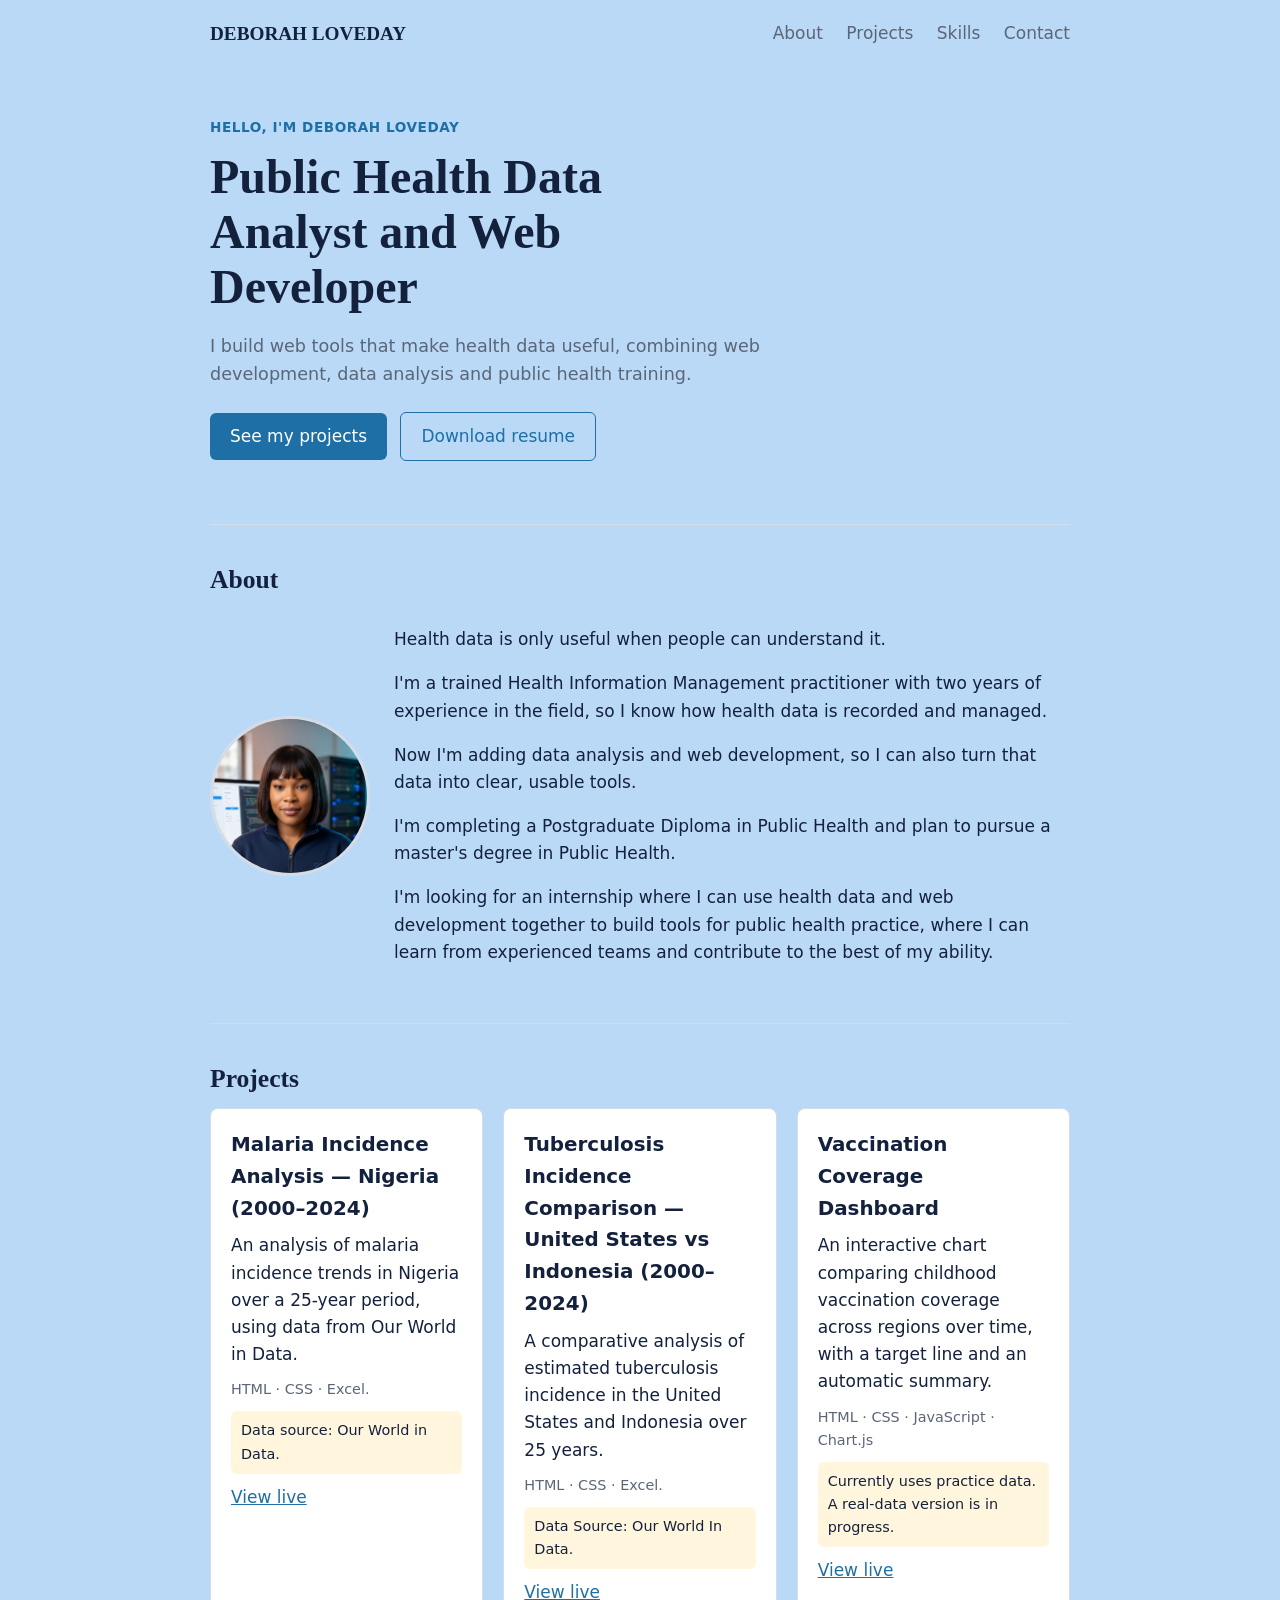
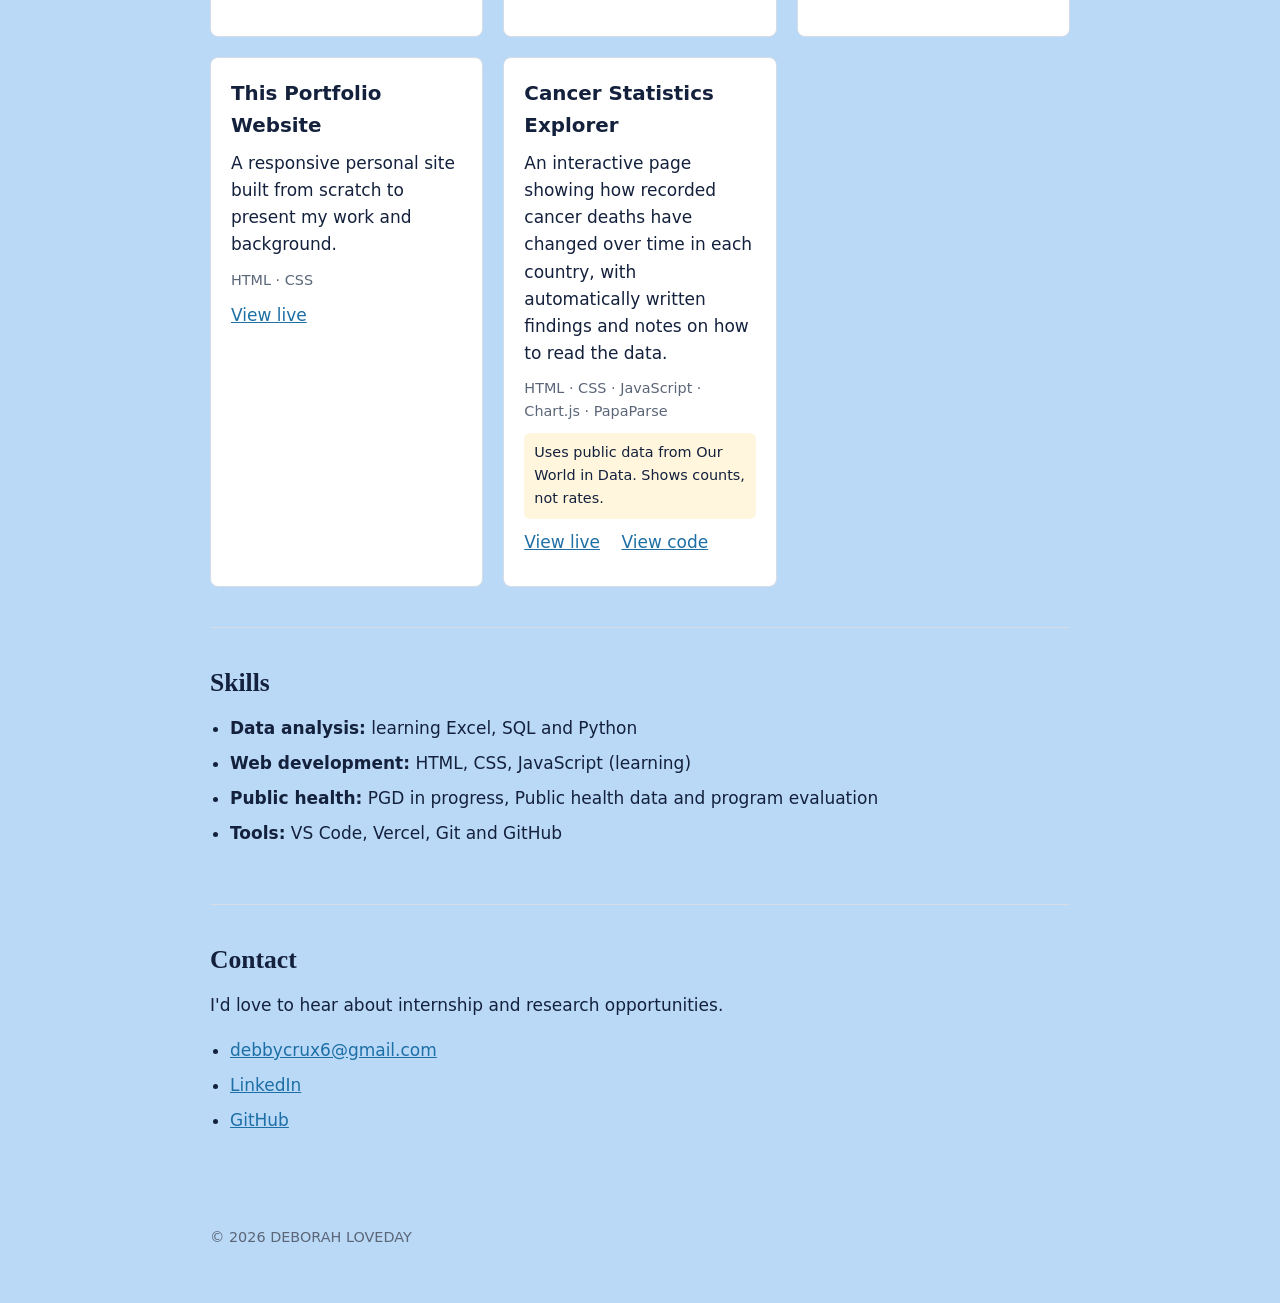
<file: index.html>
<!DOCTYPE html>
<html lang="en">
<head>
<meta charset="utf-8">
<meta name="viewport" content="width=device-width, initial-scale=1">
<title>DEBORAH LOVEDAY |Public Health Data Analyst and Web Developer</title>
<meta name="description" content="Public health data analyst Web and Developer. building tools that make health data useful.">
<link rel="stylesheet" href="style.css">
</head>
<body>

<header class="top">
  <a class="brand" href="#top">DEBORAH LOVEDAY</a>
  <nav>
    <a href="#about">About</a>
    <a href="#projects">Projects</a>
    <a href="#skills">Skills</a>
    <a href="#contact">Contact</a>
  </nav>
</header>

<main id="top">

  <section class="hero">
    <p class="kicker">Hello, I'm DEBORAH LOVEDAY</p>
    <h1>Public Health Data Analyst and Web Developer</h1>
    <p class="lead">I build web tools that make health data useful, combining web development, data analysis and public health training.</p>
    <p>
      <a class="btn" href="#projects">See my projects</a>
      <a class="btn ghost" href="resume.pdf">Download resume</a>
    </p>
  </section>

  <section id="about">
    <h2>About</h2>
    <div class="about-wrap">
      
      <img class="portrait" src="IMG_E1849.JPG" alt="Photo of DEBORAH LOVEDAY" width="160" height="160">
      <div>
        
      <p class="hook"> Health data is only useful when people can understand it.</p>
      <p>I'm a trained Health Information Management practitioner with two years of experience in the field, so I know how health data is recorded and managed.</p>
      <p>Now I'm adding data analysis and web development, so I can also turn that data into clear, usable tools.</p>
      <p>I'm completing a Postgraduate Diploma in Public Health and plan to pursue a master's degree in Public Health.</p>
      <p>I'm looking for an internship where I can use health data and web development together to build tools for public health practice, where I can learn from experienced teams and contribute to the best of my ability.</p>
    </div>
  </section>

  <section id="projects">
    <h2>Projects</h2>
    <div class="cards">

       <article class="card">
        <h3>Malaria Incidence Analysis — Nigeria (2000–2024)</h3>
        <p>An analysis of malaria incidence trends in Nigeria over a 25-year period, using data from Our World in Data.</p>

        <p class="tags">HTML · CSS · Excel.</p>
        <p class="note">Data source: Our World in Data.</p>
        <p class="links">
          
          <a href="ANALYSIS OF MALARIA INCIDENCE IN NIGERIA.pdf">View live</a>
        </p>  
      </article>

      <article class="card">
        <h3>Tuberculosis Incidence Comparison — United States vs Indonesia (2000–2024) </h3>
        <p>A comparative analysis of estimated tuberculosis incidence in the United States and Indonesia over 25 years.</p>
        <p class="tags">HTML · CSS · Excel.</p>
        <p class="note">Data Source: Our World In Data.</p>
        <p class="links">
          
          <a href="COMPARATIVE ANALYSIS OF TUBERCULOSIS INCIDENCE.pdf">View live</a>
        </p>  
      </article>


      <article class="card">
        <h3>Vaccination Coverage Dashboard</h3>
        <p>An interactive chart comparing childhood vaccination coverage across regions over time, with a target line and an automatic summary.</p>
        <p class="tags">HTML · CSS · JavaScript · Chart.js</p>
        <p class="note">Currently uses practice data. A real-data version is in progress.</p>
        <p class="links">
          
          <a href="https://childhood-vaccination.vercel.app/">View live</a>
        </p>  
      </article>

      <article class="card">
        <h3>This Portfolio Website</h3>
        <p>A responsive personal site built from scratch to present my work and background.</p>
        <p class="tags">HTML · CSS</p>
        <p class="links">
          <a href="https://portfolio-swart-three-82.vercel.app/">View live</a>
        </p>
      </article>

            <article class="card">
        <h3>Cancer Statistics Explorer</h3>
        <p>An interactive page showing how recorded cancer deaths have changed over time in each country, with automatically written findings and notes on how to read the data.</p>
        <p class="tags">HTML · CSS · JavaScript · Chart.js · PapaParse</p>
        <p class="note">Uses public data from Our World in Data. Shows counts, not rates.</p>
        <p class="links">
          <a href="https://cancer-statistics-explorer.vercel.app/">View live</a>
          <a href="https://github.com/Debby-dawn/cancer-statistics-explorer">View code</a>
        </p>
      </article>

    </div>
  </section>

  <section id="skills">
    <h2>Skills</h2>
    <ul class="skills">
       <li><strong>Data analysis:</strong> learning Excel, SQL and Python</li>
      <li><strong>Web development:</strong> HTML, CSS, JavaScript (learning)</li>
      <li><strong>Public health:</strong> PGD in progress, Public health data and program evaluation</li>
      <li><strong>Tools:</strong> VS Code, Vercel, Git and GitHub</li>
    </ul>
  </section>

  <section id="contact">
    <h2>Contact</h2>
    <p>I'd love to hear about internship and research opportunities.</p>
    <ul class="contact">
      <li><a href="mailto:YOUR-EMAIL@example.com">debbycrux6@gmail.com</a></li>
      <li><a href="https://www.linkedin.com/in/deborah-loveday-5b690b313">LinkedIn</a></li>
      <li><a href="https://github.com/Debby-dawn">GitHub</a></li>
    </ul>
  </section>

</main>

<footer>
  <p>&copy; 2026 DEBORAH LOVEDAY</p>
</footer>

</body>
</html>
</file>
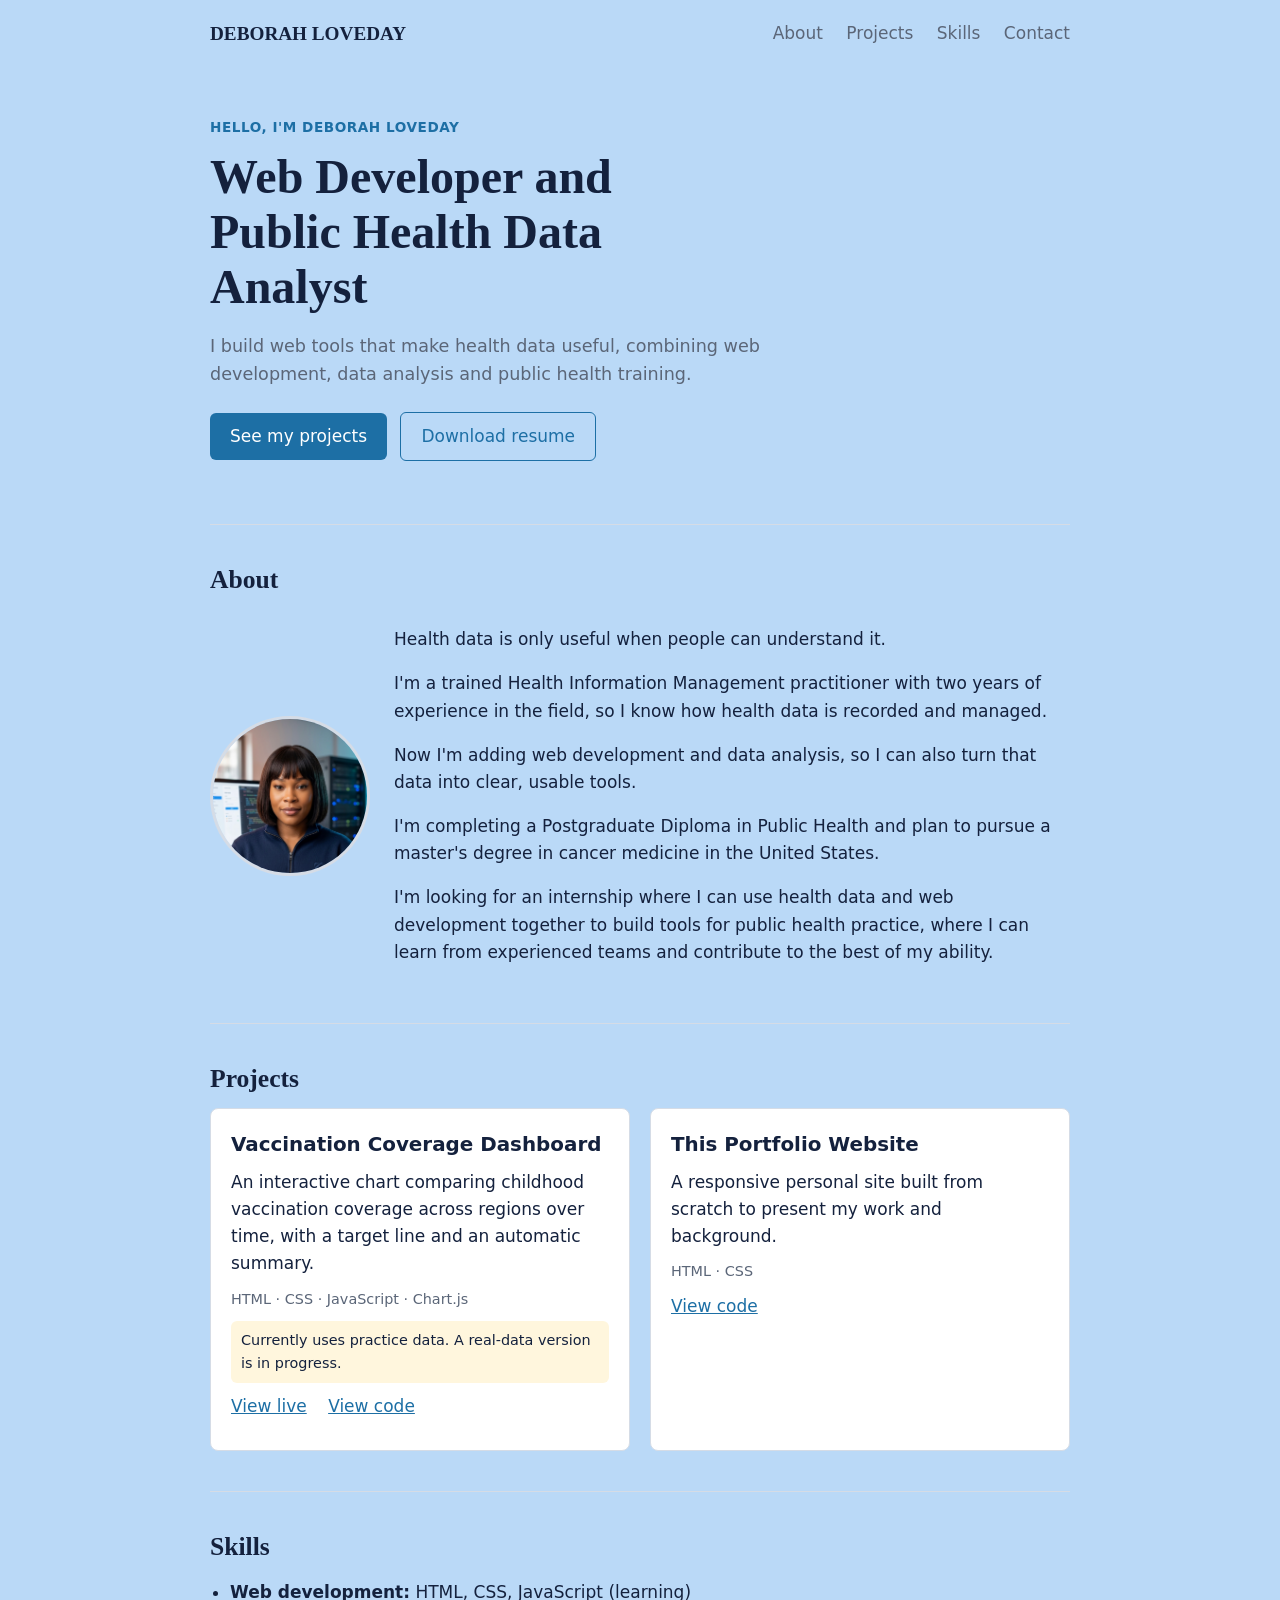
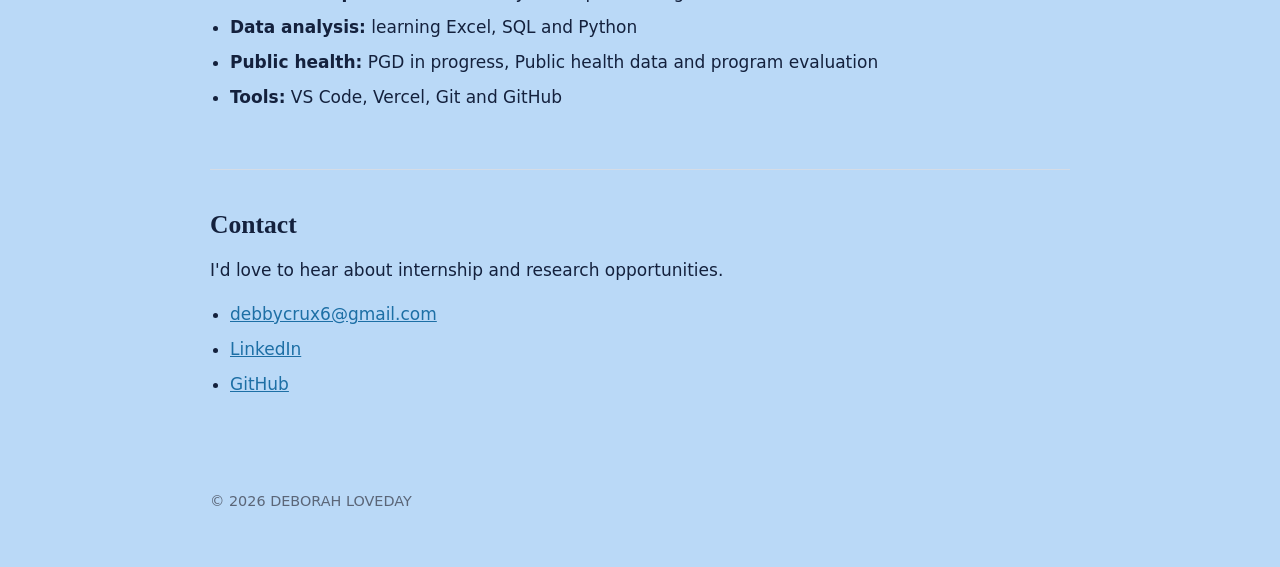
<file: PORTFOLIO.HTML>
<!DOCTYPE html>
<html lang="en">
<head>
<meta charset="utf-8">
<meta name="viewport" content="width=device-width, initial-scale=1">
<title>DEBORAH LOVEDAY | Web Developer and Public Health Data Analyst</title>
<meta name="description" content="Web developer and public health data analyst building tools that make health data useful.">
<link rel="stylesheet" href="PORTFOLIO.CSS">
</head>
<body>

<header class="top">
  <a class="brand" href="#top">DEBORAH LOVEDAY</a>
  <nav>
    <a href="#about">About</a>
    <a href="#projects">Projects</a>
    <a href="#skills">Skills</a>
    <a href="#contact">Contact</a>
  </nav>
</header>

<main id="top">

  <section class="hero">
    <p class="kicker">Hello, I'm DEBORAH LOVEDAY</p>
    <h1>Web Developer and Public Health Data Analyst</h1>
    <p class="lead">I build web tools that make health data useful, combining web development, data analysis and public health training.</p>
    <p>
      <a class="btn" href="#projects">See my projects</a>
      <a class="btn ghost" href="resume.pdf">Download resume</a>
    </p>
  </section>

  <section id="about">
    <h2>About</h2>
    <div class="about-wrap">
      <!-- PHOTO: save your picture as photo.jpg in this same folder -->
      <img class="portrait" src="IMG_E1849.JPG" alt="Photo of DEBORAH LOVEDAY" width="160" height="160">
      <div>
        <!-- EDIT: rewrite this in your own words. Keep it to 3 or 4 sentences. -->
      <p class="hook"> Health data is only useful when people can understand it.</p>
      <p>I'm a trained Health Information Management practitioner with two years of experience in the field, so I know how health data is recorded and managed.</p>
      <p>Now I'm adding web development and data analysis, so I can also turn that data into clear, usable tools.</p>
      <p>I'm completing a Postgraduate Diploma in Public Health and plan to pursue a master's degree in cancer medicine in the United States.</p>
      <p>I'm looking for an internship where I can use health data and web development together to build tools for public health practice, where I can learn from experienced teams and contribute to the best of my ability.</p>
    </div>
  </section>

  <section id="projects">
    <h2>Projects</h2>
    <div class="cards">

      <article class="card">
        <h3>Vaccination Coverage Dashboard</h3>
        <p>An interactive chart comparing childhood vaccination coverage across regions over time, with a target line and an automatic summary.</p>
        <p class="tags">HTML · CSS · JavaScript · Chart.js</p>
        <p class="note">Currently uses practice data. A real-data version is in progress.</p>
        <p class="links">
          <!-- EDIT: change these two links after you publish -->
          <a href="vaccination-dashboard/index.html">View live</a>
          <a href="https://github.com/YOUR-USERNAME/vaccination-dashboard">View code</a>
        </p>
      </article>

      <article class="card">
        <h3>This Portfolio Website</h3>
        <p>A responsive personal site built from scratch to present my work and background.</p>
        <p class="tags">HTML · CSS</p>
        <p class="links">
          <a href="https://github.com/YOUR-USERNAME/portfolio">View code</a>
        </p>
      </article>

    </div>
  </section>

  <section id="skills">
    <h2>Skills</h2>
    <ul class="skills">
      <li><strong>Web development:</strong> HTML, CSS, JavaScript (learning)</li>
      <li><strong>Data analysis:</strong> learning Excel, SQL and Python</li>
      <li><strong>Public health:</strong> PGD in progress, Public health data and program evaluation</li>
      <li><strong>Tools:</strong> VS Code, Vercel, Git and GitHub</li>
    </ul>
  </section>

  <section id="contact">
    <h2>Contact</h2>
    <p>I'd love to hear about internship and research opportunities.</p>
    <ul class="contact">
      <li><a href="mailto:YOUR-EMAIL@example.com">debbycrux6@gmail.com</a></li>
      <li><a href="https://www.linkedin.com/in/deborah-loveday-5b690b313">LinkedIn</a></li>
      <li><a href="https://github.com/Debby-dawn">GitHub</a></li>
    </ul>
  </section>

</main>

<footer>
  <p>&copy; 2026 DEBORAH LOVEDAY</p>
</footer>

</body>
</html>
</file>
<file: style.css>
:root {
  --ink: #14213d;
  --muted: #5b6678;
  --bg: #bad9f7;
  --panel: #ffffff;
  --line: #d5dce6;
  --blue: #1d6fa5;
  
}

* { box-sizing: border-box; }
html { scroll-behavior: smooth; }

body {
  margin: 0;
  background: var(--bg);
  color: var(--ink);
  font: 17px/1.6 system-ui, sans-serif;
}

a { color: var(--blue); }
a:focus-visible, .btn:focus-visible { outline: 3px solid var(--blue); outline-offset: 3px; }

.top, main, footer {
  max-width: 900px;
  margin: 0 auto;
  padding-left: 20px;
  padding-right: 20px;
}

.top {
  display: flex;
  justify-content: space-between;
  align-items: center;
  flex-wrap: wrap;
  gap: 8px;
  padding-top: 20px;
  padding-bottom: 20px;
}

.brand {
  font: 700 1.2rem Georgia, serif;
  color: var(--ink);
  text-decoration: none;
}

nav a {
  margin-left: 18px;
  color: var(--muted);
  text-decoration: none;
}
nav a:hover { 
    color: white;
    cursor: pointer;
}

section { padding: 40px 0; border-top: 1px solid var(--line); }
.hero { border-top: 0; padding-top: 50px; }

.kicker {
  color: var(--blue);
  font-weight: 600;
  letter-spacing: 0.04em;
  text-transform: uppercase;
  font-size: 0.85rem;
  margin: 0 0 10px;
}

h1 {
  font: 700 clamp(2rem, 5vw, 3rem)/1.15 Georgia, serif;
  margin: 0 0 16px;
  max-width: 22ch;
}

h2 { font: 700 1.6rem Georgia, serif; margin: 0 0 14px; }
h3 { margin: 0 0 8px; }

.lead { color: var(--muted); font-size: 1.1rem; max-width: 56ch; }

.btn {
  display: inline-block;
  background: var(--blue);
  color: #fff;
  padding: 10px 20px;
  border-radius: 6px;
  text-decoration: none;
  margin: 6px 8px 6px 0;
  transform: 0.6s ease;
}

.btn:hover {
    color: rgb(51, 29, 110);
    cursor: pointer;
}
.btn.ghost {
  background: transparent;
  color: var(--blue);
  border: 1px solid var(--blue);
  transform: 0.3s ease;
}

.btn.ghost:hover {
    color: rgb(19, 19, 63);
    cursor: pointer;
}

.about-wrap {
  display: flex;
  align-items: center;
  gap: 24px;
  flex-wrap: wrap;
}

.about-wrap div {
  flex: 1;
  min-width: 260px;
}

.portrait {
  width: 160px;
  height: 160px;
  object-fit: cover;
  border-radius: 50%;
  border: 3px solid var(--line);
}

.cards {
  display: grid;
  grid-template-columns: repeat(auto-fit, minmax(260px, 1fr));
  gap: 20px;
}

.card {
  background: var(--panel);
  border: 1px solid var(--line);
  border-radius: 8px;
  padding: 20px;
}
.card p { margin: 0 0 10px; }
.tags { color: var(--muted); font-size: 0.9rem; }
.note { background: #fff6dd; padding: 8px 10px; border-radius: 6px; font-size: 0.9rem; }
.links a { margin-right: 16px; }

.skills, .contact { padding-left: 20px; }
.skills li, .contact li { margin-bottom: 8px; }

footer {
  color: var(--muted);
  font-size: 0.9rem;
  padding-top: 20px;
  padding-bottom: 40px;
}

.contact a:hover {
    color: rgb(27, 27, 116)69, 69, 218);
    cursor: pointer;
}

@media (max-width: 768px) {
  .container {
    flex-direction: column;
  }
}
</file>
<file: PORTFOLIO.CSS>
:root {
  --ink: #14213d;
  --muted: #5b6678;
  --bg: #bad9f7;
  --panel: #ffffff;
  --line: #d5dce6;
  --blue: #1d6fa5;
  
}

* { box-sizing: border-box; }
html { scroll-behavior: smooth; }

body {
  margin: 0;
  background: var(--bg);
  color: var(--ink);
  font: 17px/1.6 system-ui, sans-serif;
}

a { color: var(--blue); }
a:focus-visible, .btn:focus-visible { outline: 3px solid var(--blue); outline-offset: 3px; }

.top, main, footer {
  max-width: 900px;
  margin: 0 auto;
  padding-left: 20px;
  padding-right: 20px;
}

.top {
  display: flex;
  justify-content: space-between;
  align-items: center;
  flex-wrap: wrap;
  gap: 8px;
  padding-top: 20px;
  padding-bottom: 20px;
}

.brand {
  font: 700 1.2rem Georgia, serif;
  color: var(--ink);
  text-decoration: none;
}

nav a {
  margin-left: 18px;
  color: var(--muted);
  text-decoration: none;
}
nav a:hover { 
    color: white;
    cursor: pointer;
}

section { padding: 40px 0; border-top: 1px solid var(--line); }
.hero { border-top: 0; padding-top: 50px; }

.kicker {
  color: var(--blue);
  font-weight: 600;
  letter-spacing: 0.04em;
  text-transform: uppercase;
  font-size: 0.85rem;
  margin: 0 0 10px;
}

h1 {
  font: 700 clamp(2rem, 5vw, 3rem)/1.15 Georgia, serif;
  margin: 0 0 16px;
  max-width: 22ch;
}

h2 { font: 700 1.6rem Georgia, serif; margin: 0 0 14px; }
h3 { margin: 0 0 8px; }

.lead { color: var(--muted); font-size: 1.1rem; max-width: 56ch; }

.btn {
  display: inline-block;
  background: var(--blue);
  color: #fff;
  padding: 10px 20px;
  border-radius: 6px;
  text-decoration: none;
  margin: 6px 8px 6px 0;
  transform: 0.6s ease;
}

.btn:hover {
    color: rgb(51, 29, 110);
    cursor: pointer;
}
.btn.ghost {
  background: transparent;
  color: var(--blue);
  border: 1px solid var(--blue);
  transform: 0.3s ease;
}

.btn.ghost:hover {
    color: rgb(19, 19, 63);
    cursor: pointer;
}

.about-wrap {
  display: flex;
  align-items: center;
  gap: 24px;
  flex-wrap: wrap;
}

.about-wrap div {
  flex: 1;
  min-width: 260px;
}

.portrait {
  width: 160px;
  height: 160px;
  object-fit: cover;
  border-radius: 50%;
  border: 3px solid var(--line);
}

.cards {
  display: grid;
  grid-template-columns: repeat(auto-fit, minmax(260px, 1fr));
  gap: 20px;
}

.card {
  background: var(--panel);
  border: 1px solid var(--line);
  border-radius: 8px;
  padding: 20px;
}
.card p { margin: 0 0 10px; }
.tags { color: var(--muted); font-size: 0.9rem; }
.note { background: #fff6dd; padding: 8px 10px; border-radius: 6px; font-size: 0.9rem; }
.links a { margin-right: 16px; }

.skills, .contact { padding-left: 20px; }
.skills li, .contact li { margin-bottom: 8px; }

footer {
  color: var(--muted);
  font-size: 0.9rem;
  padding-top: 20px;
  padding-bottom: 40px;
}

.contact a:hover {
    color: rgb(27, 27, 116)69, 69, 218);
    cursor: pointer;
}
</file>
